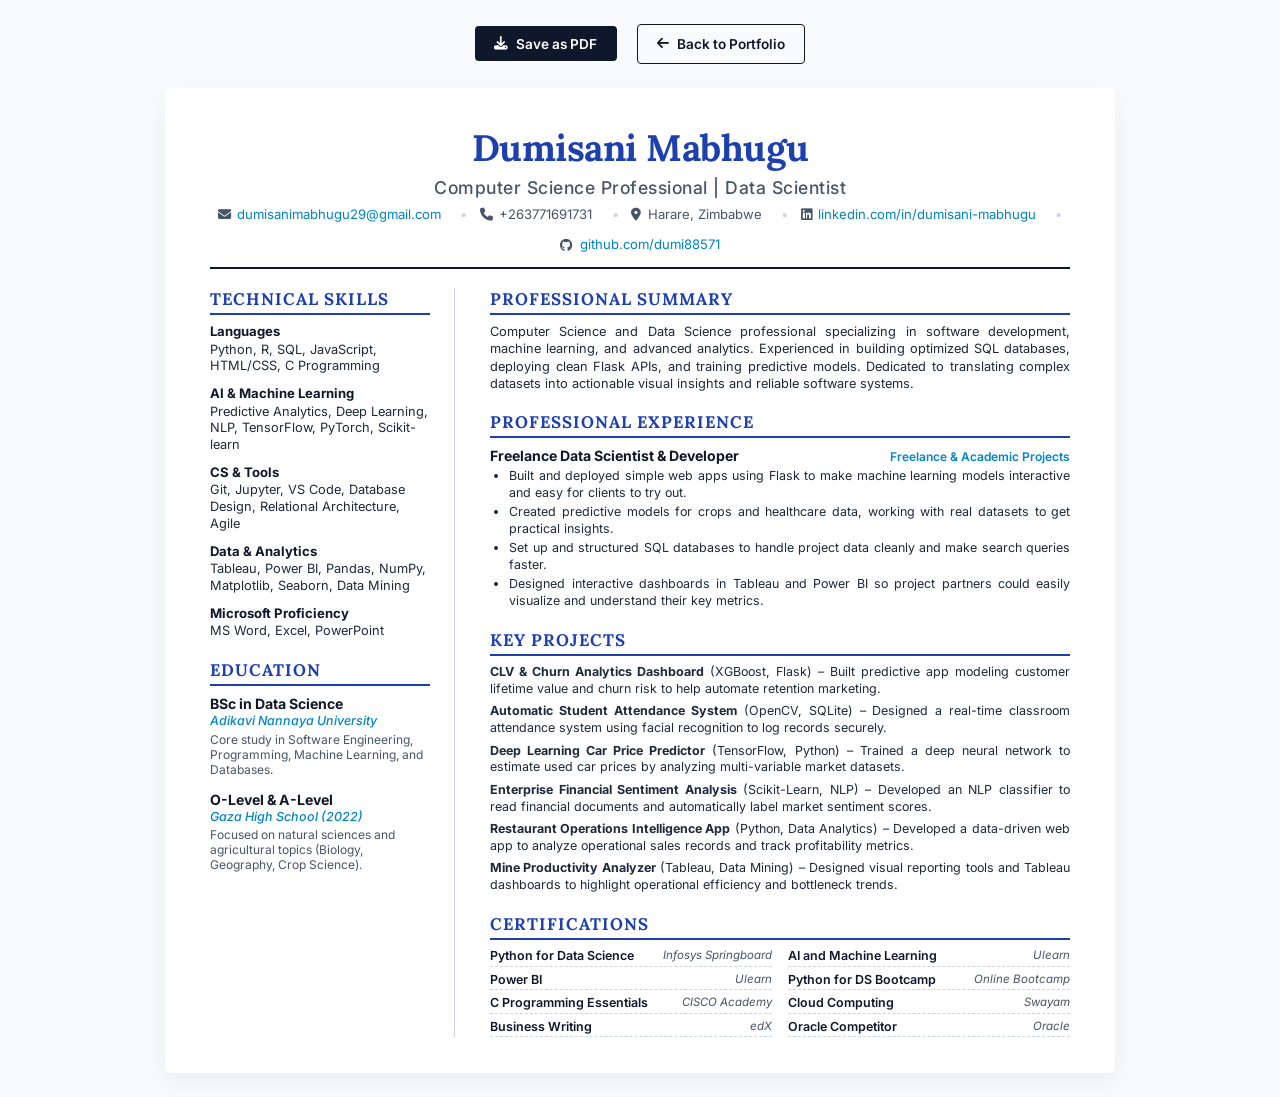
<file: Portfolio/cv.html>
<!DOCTYPE html>
<html lang="en">

<head>
  <meta charset="UTF-8">
  <meta name="viewport" content="width=device-width, initial-scale=1.0">
  <title>Dumisani Mabhugu | CV</title>
  <link rel="stylesheet" href="https://cdnjs.cloudflare.com/ajax/libs/font-awesome/6.5.0/css/all.min.css" />
  <link href="https://fonts.googleapis.com/css2?family=Inter:wght@400;500;600;700&family=Lora:ital,wght@0,400;0,700;1,400&display=swap" rel="stylesheet">
  
  <style>
    :root {
      --primary: #0f172a; /* Slate 900 */
      --secondary: #475569; /* Slate 600 */
      --text: #1e293b; /* Slate 800 */
      --accent: #0284c7; /* Light Blue 600 */
      --bg: #f8fafc;
      --border: #cbd5e1;
      --header-color: #1e40af; /* Professional deep blue */
    }

    * {
      box-sizing: border-box;
      margin: 0;
      padding: 0;
      -webkit-print-color-adjust: exact !important;
      print-color-adjust: exact !important;
    }

    body {
      font-family: 'Inter', sans-serif;
      color: var(--text);
      line-height: 1.35;
      background-color: var(--bg);
      padding: 1.5rem;
    }

    a {
      text-decoration: none;
      color: var(--accent);
      transition: color 0.2s;
    }

    a:hover {
      text-decoration: underline;
    }

    /* CV Container */
    .cv-container {
      max-width: 950px;
      margin: 0 auto;
      background: #ffffff;
      padding: 2.2rem 2.8rem;
      box-shadow: 0 10px 25px rgba(0, 0, 0, 0.05);
      border-radius: 6px;
      position: relative;
    }

    /* Header Styling */
    header {
      text-align: center;
      margin-bottom: 1rem;
      border-bottom: 2px solid var(--primary);
      padding-bottom: 0.8rem;
    }

    .name {
      font-family: 'Lora', serif;
      font-size: 2.3rem;
      font-weight: 700;
      color: var(--header-color);
      margin-bottom: 0.2rem;
      letter-spacing: -0.5px;
    }

    .job-title {
      font-size: 1.1rem;
      font-weight: 500;
      color: var(--secondary);
      margin-bottom: 0.4rem;
      letter-spacing: 0.5px;
    }

    .contact-info {
      font-size: 0.82rem;
      color: var(--secondary);
      display: flex;
      justify-content: center;
      flex-wrap: wrap;
      gap: 0.8rem;
      margin-top: 0.4rem;
    }

    .contact-info span {
      display: inline-flex;
      align-items: center;
      gap: 0.4rem;
    }

    .contact-info span:not(:last-child)::after {
      content: "•";
      margin-left: 0.8rem;
      color: var(--border);
    }

    /* CV Flexbox Layout */
    .cv-layout {
      display: flex;
      gap: 2rem;
      margin-top: 1.2rem;
    }

    .cv-sidebar {
      width: 245px;
      flex-shrink: 0;
      border-right: 1px solid var(--border);
      padding-right: 1.5rem;
    }

    .cv-main {
      flex-grow: 1;
      padding-left: 0.2rem;
    }

    /* Section Styling */
    .section-title {
      font-family: 'Lora', serif;
      font-size: 1.05rem;
      font-weight: 700;
      color: var(--header-color);
      text-transform: uppercase;
      letter-spacing: 1px;
      border-bottom: 2px solid var(--header-color);
      padding-bottom: 0.15rem;
      margin-bottom: 0.5rem;
    }

    .sidebar-section {
      margin-bottom: 1.2rem;
    }

    .main-section {
      margin-bottom: 1.2rem;
    }

    /* Technical Skills Sidebar */
    .skills-block {
      display: flex;
      flex-direction: column;
      gap: 0.65rem;
    }

    .skill-group {
      font-size: 0.8rem;
    }

    .skill-header {
      font-weight: 700;
      color: var(--primary);
      margin-bottom: 0.05rem;
      font-size: 0.82rem;
    }

    .skill-list {
      color: var(--text);
      line-height: 1.3;
    }

    /* Education Sidebar */
    .education-block {
      display: flex;
      flex-direction: column;
      gap: 0.8rem;
    }

    .edu-degree {
      font-weight: 700;
      color: var(--primary);
      font-size: 0.88rem;
    }

    .edu-school {
      font-weight: 500;
      color: var(--accent);
      font-size: 0.78rem;
      font-style: italic;
    }

    .edu-details {
      font-size: 0.75rem;
      color: var(--secondary);
      line-height: 1.25;
      margin-top: 0.1rem;
    }

    /* Professional Summary */
    .summary-text {
      text-align: justify;
      font-size: 0.8rem;
      line-height: 1.35;
    }

    /* Professional Experience */
    .block-header {
      display: flex;
      justify-content: space-between;
      align-items: baseline;
      margin-bottom: 0.15rem;
    }

    .block-title {
      font-size: 0.88rem;
      font-weight: 700;
      color: var(--primary);
    }

    .block-date {
      font-size: 0.75rem;
      font-weight: 600;
      color: var(--accent);
    }

    .experience-list {
      list-style-type: disc;
      padding-left: 1.2rem;
      font-size: 0.78rem;
      line-height: 1.35;
    }

    .experience-list li {
      margin-bottom: 0.15rem;
      color: var(--text);
      text-align: justify;
    }

    /* Projects List */
    .projects-compact-list {
      display: flex;
      flex-direction: column;
      gap: 0.35rem;
    }

    .project-compact-item {
      font-size: 0.78rem;
      line-height: 1.35;
      color: var(--text);
      text-align: justify;
    }

    /* Certifications Grid */
    .cert-grid-compact {
      display: grid;
      grid-template-columns: repeat(2, 1fr);
      gap: 0.3rem 1rem;
    }

    .cert-compact-item {
      font-size: 0.78rem;
      display: flex;
      justify-content: space-between;
      border-bottom: 1px dashed var(--border);
      padding-bottom: 0.05rem;
    }

    .cert-compact-title {
      font-weight: 600;
      color: var(--primary);
    }

    .cert-compact-issuer {
      color: var(--secondary);
      font-style: italic;
      font-size: 0.72rem;
    }

    /* Actions */
    .actions {
      text-align: center;
      margin-bottom: 1.5rem;
    }

    .btn {
      display: inline-flex;
      align-items: center;
      gap: 0.5rem;
      background: var(--primary);
      color: white;
      padding: 0.6rem 1.2rem;
      border-radius: 4px;
      font-family: 'Inter', sans-serif;
      font-weight: 600;
      cursor: pointer;
      border: none;
      font-size: 0.85rem;
      transition: background 0.2s;
    }

    .btn:hover {
      background: #000;
      text-decoration: none;
    }

    .btn-outline {
      background: transparent;
      color: var(--primary);
      border: 1px solid var(--primary);
      margin-left: 1rem;
    }

    .btn-outline:hover {
      background: #e2e8f0;
      text-decoration: none;
    }

    /* Print media overrides */
    @page {
      size: A4 portrait;
      margin: 10mm 15mm; /* Professional standard print margins */
    }

    @media print {
      body {
        background: none;
        padding: 0 !important;
        margin: 0 !important;
        font-size: 7.5pt !important;
        line-height: 1.3 !important;
      }

      .actions {
        display: none !important;
      }

      .cv-container {
        padding: 0 !important;
        margin: 0 !important;
        box-shadow: none !important;
        max-width: 100% !important;
        width: 100% !important;
        border-radius: 0 !important;
        background: transparent !important;
      }

      .cv-layout {
        display: flex !important;
        flex-direction: row !important; /* Forces desktop structure on PDF prints */
        gap: 1.5rem !important;
        margin-top: 0.8rem !important;
      }

      .cv-sidebar {
        width: 200px !important;
        padding-right: 1.2rem !important;
        flex-shrink: 0 !important;
        border-right: 1px solid var(--border) !important; /* Ensures visual separator prints */
      }

      .cv-main {
        flex-grow: 1 !important;
        padding-left: 0 !important;
      }

      .sidebar-section {
        margin-bottom: 0.8rem !important;
      }

      .main-section {
        margin-bottom: 0.6rem !important;
      }

      .experience-list li {
        margin-bottom: 0.05rem !important;
      }

      .projects-compact-list {
        gap: 0.2rem !important;
      }

      .cert-grid-compact {
        gap: 0.2rem 0.6rem !important;
      }

      .section-title {
        font-size: 0.9rem !important;
        margin-bottom: 0.3rem !important;
        padding-bottom: 0.1rem !important;
      }

      header {
        margin-bottom: 0.5rem !important;
        padding-bottom: 0.3rem !important;
      }

      .name {
        font-size: 1.8rem !important;
      }

      .job-title {
        font-size: 0.9rem !important;
        margin-bottom: 0.2rem !important;
      }

      .contact-info {
        font-size: 0.7rem !important;
        gap: 0.4rem !important;
      }
    }

    @media screen and (max-width: 768px) {
      .cv-layout {
        flex-direction: column-reverse;
        gap: 1.5rem;
      }

      .cv-sidebar {
        width: 100%;
        border-right: none;
        border-bottom: 1px solid var(--border);
        padding-right: 0;
        padding-bottom: 1rem;
      }

      .cv-container {
        padding: 1.5rem;
      }

      .cert-grid-compact {
        grid-template-columns: 1fr;
      }
    }
  </style>
</head>

<body>

  <!-- Screen Actions (Hidden on Print) -->
  <div class="actions">
    <button class="btn" onclick="window.print()"><i class="fa-solid fa-download"></i> Save as PDF</button>
    <a href="index.html" class="btn btn-outline"><i class="fa-solid fa-arrow-left"></i> Back to Portfolio</a>
  </div>

  <div class="cv-container">

    <!-- Header Section -->
    <header>
      <h1 class="name">Dumisani Mabhugu</h1>
      <div class="job-title">Computer Science Professional | Data Scientist</div>
      <div class="contact-info">
        <span><i class="fa-solid fa-envelope"></i> <a href="mailto:dumisanimabhugu29@gmail.com">dumisanimabhugu29@gmail.com</a></span>
        <span><i class="fa-solid fa-phone"></i> +263771691731</span>
        <span><i class="fa-solid fa-location-dot"></i> Harare, Zimbabwe</span>
        <span><i class="fa-brands fa-linkedin"></i> <a href="https://www.linkedin.com/in/dumisani-mabhugu-39ab3a2a5" target="_blank">linkedin.com/in/dumisani-mabhugu</a></span>
        <span><i class="fa-brands fa-github"></i> <a href="https://github.com/dumi88571" target="_blank">github.com/dumi88571</a></span>
      </div>
    </header>

    <div class="cv-layout">
      <!-- Left Sidebar (Skills & Education) -->
      <aside class="cv-sidebar">
        <!-- Technical Skills -->
        <section class="sidebar-section">
          <h2 class="section-title">Technical Skills</h2>
          <div class="skills-block">
            <div class="skill-group">
              <div class="skill-header">Languages</div>
              <div class="skill-list">Python, R, SQL, JavaScript, HTML/CSS, C Programming</div>
            </div>
            <div class="skill-group">
              <div class="skill-header">AI & Machine Learning</div>
              <div class="skill-list">Predictive Analytics, Deep Learning, NLP, TensorFlow, PyTorch, Scikit-learn</div>
            </div>
            <div class="skill-group">
              <div class="skill-header">CS & Tools</div>
              <div class="skill-list">Git, Jupyter, VS Code, Database Design, Relational Architecture, Agile</div>
            </div>
            <div class="skill-group">
              <div class="skill-header">Data & Analytics</div>
              <div class="skill-list">Tableau, Power BI, Pandas, NumPy, Matplotlib, Seaborn, Data Mining</div>
            </div>
            <div class="skill-group">
              <div class="skill-header">Microsoft Proficiency</div>
              <div class="skill-list">MS Word, Excel, PowerPoint</div>
            </div>
          </div>
        </section>

        <!-- Education -->
        <section class="sidebar-section">
          <h2 class="section-title">Education</h2>
          <div class="education-block">
            <div class="education-item">
              <div class="edu-degree">BSc in Data Science</div>
              <div class="edu-school">Adikavi Nannaya University</div>
              <div class="edu-details">Core study in Software Engineering, Programming, Machine Learning, and Databases.</div>
            </div>
            <div class="education-item">
              <div class="edu-degree">O-Level & A-Level</div>
              <div class="edu-school">Gaza High School (2022)</div>
              <div class="edu-details">Focused on natural sciences and agricultural topics (Biology, Geography, Crop Science).</div>
            </div>
          </div>
        </section>
      </aside>

      <!-- Right Main Content (Summary, Experience, Projects, Certs) -->
      <main class="cv-main">
        <!-- Professional Summary -->
        <section class="main-section">
          <h2 class="section-title">Professional Summary</h2>
          <p class="summary-text">
            Computer Science and Data Science professional specializing in software development, machine learning, and advanced analytics. Experienced in building optimized SQL databases, deploying clean Flask APIs, and training predictive models. Dedicated to translating complex datasets into actionable visual insights and reliable software systems.
          </p>
        </section>

        <!-- Professional Experience -->
        <section class="main-section">
          <h2 class="section-title">Professional Experience</h2>
          <div class="block-item">
            <div class="block-header">
              <div class="block-title">Freelance Data Scientist & Developer</div>
              <div class="block-date">Freelance & Academic Projects</div>
            </div>
            <ul class="experience-list">
              <li>Built and deployed simple web apps using Flask to make machine learning models interactive and easy for clients to try out.</li>
              <li>Created predictive models for crops and healthcare data, working with real datasets to get practical insights.</li>
              <li>Set up and structured SQL databases to handle project data cleanly and make search queries faster.</li>
              <li>Designed interactive dashboards in Tableau and Power BI so project partners could easily visualize and understand their key metrics.</li>
            </ul>
          </div>
        </section>

        <!-- Software & Data Projects -->
        <section class="main-section">
          <h2 class="section-title">Key Projects</h2>
          <div class="projects-compact-list">
            <div class="project-compact-item">
              <strong>CLV & Churn Analytics Dashboard</strong> (XGBoost, Flask) – Built predictive app modeling customer lifetime value and churn risk to help automate retention marketing.
            </div>
            <div class="project-compact-item">
              <strong>Automatic Student Attendance System</strong> (OpenCV, SQLite) – Designed a real-time classroom attendance system using facial recognition to log records securely.
            </div>
            <div class="project-compact-item">
              <strong>Deep Learning Car Price Predictor</strong> (TensorFlow, Python) – Trained a deep neural network to estimate used car prices by analyzing multi-variable market datasets.
            </div>
            <div class="project-compact-item">
              <strong>Enterprise Financial Sentiment Analysis</strong> (Scikit-Learn, NLP) – Developed an NLP classifier to read financial documents and automatically label market sentiment scores.
            </div>
            <div class="project-compact-item">
              <strong>Restaurant Operations Intelligence App</strong> (Python, Data Analytics) – Developed a data-driven web app to analyze operational sales records and track profitability metrics.
            </div>
            <div class="project-compact-item">
              <strong>Mine Productivity Analyzer</strong> (Tableau, Data Mining) – Designed visual reporting tools and Tableau dashboards to highlight operational efficiency and bottleneck trends.
            </div>
          </div>
        </section>

        <!-- Certifications -->
        <section class="main-section" style="margin-bottom: 0;">
          <h2 class="section-title">Certifications</h2>
          <div class="cert-grid-compact">
            <div class="cert-compact-item">
              <span class="cert-compact-title">Python for Data Science</span>
              <span class="cert-compact-issuer">Infosys Springboard</span>
            </div>
            <div class="cert-compact-item">
              <span class="cert-compact-title">AI and Machine Learning</span>
              <span class="cert-compact-issuer">Ulearn</span>
            </div>
            <div class="cert-compact-item">
              <span class="cert-compact-title">Power BI</span>
              <span class="cert-compact-issuer">Ulearn</span>
            </div>
            <div class="cert-compact-item">
              <span class="cert-compact-title">Python for DS Bootcamp</span>
              <span class="cert-compact-issuer">Online Bootcamp</span>
            </div>
            <div class="cert-compact-item">
              <span class="cert-compact-title">C Programming Essentials</span>
              <span class="cert-compact-issuer">CISCO Academy</span>
            </div>
            <div class="cert-compact-item">
              <span class="cert-compact-title">Cloud Computing</span>
              <span class="cert-compact-issuer">Swayam</span>
            </div>
            <div class="cert-compact-item">
              <span class="cert-compact-title">Business Writing</span>
              <span class="cert-compact-issuer">edX</span>
            </div>
            <div class="cert-compact-item">
              <span class="cert-compact-title">Oracle Competitor</span>
              <span class="cert-compact-issuer">Oracle</span>
            </div>
          </div>
        </section>
      </main>
    </div>

  </div>
</body>

</html>
</file>
